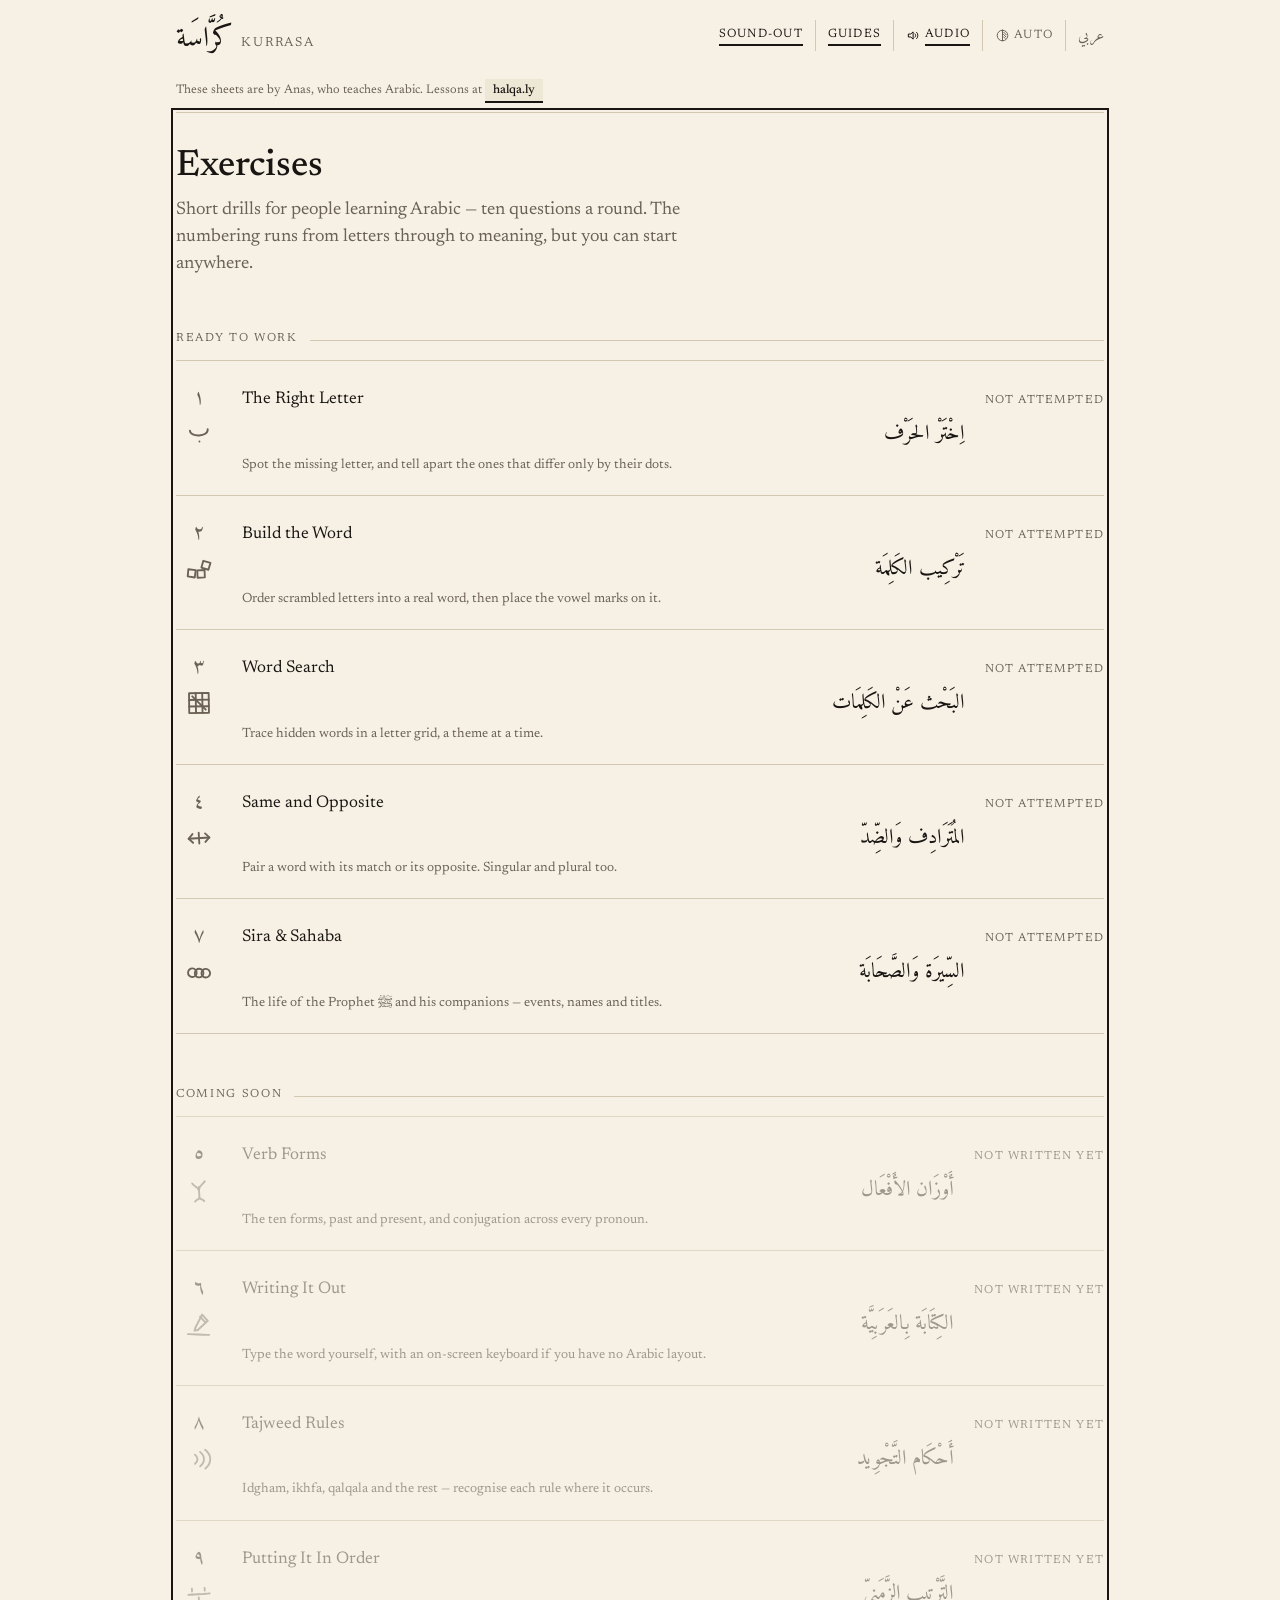
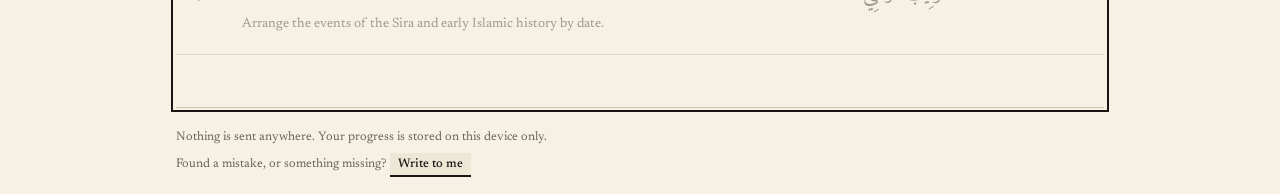
<file: index.html>
<!doctype html>
<html lang="en" dir="ltr">
<head>
<meta charset="utf-8">
<meta name="viewport" content="width=device-width, initial-scale=1, viewport-fit=cover">
<title>Kurrasa — Arabic exercises</title>
<meta name="description" content="Short Arabic drills for learners: letters, word building, verb forms, word search, and the Sira. Ten questions a round.">
<meta name="color-scheme" content="light dark">
<!-- Two tags so the phone's chrome bar matches the page before any script runs.
     app.js narrows this further: these follow the OS, but the site has its own
     light/dark toggle, and a reader who forces light on a dark phone would
     otherwise get a dark bar above a cream page. See applySettings(). -->
<meta name="theme-color" content="#F6F1E4" media="(prefers-color-scheme: light)">
<meta name="theme-color" content="#141210" media="(prefers-color-scheme: dark)">
<link rel="icon" href="./assets/favicon.svg" type="image/svg+xml">

<!-- Fonts are self-hosted; see the @font-face block at the top of styles.css.
     Only the two faces needed for first paint are preloaded — the rest load
     on demand via unicode-range, and Amiri 700 only when an answer is
     marked correct. -->
<link rel="preload" href="./assets/fonts/amiri-400.woff2" as="font" type="font/woff2" crossorigin>
<link rel="preload" href="./assets/fonts/newsreader-400.woff2" as="font" type="font/woff2" crossorigin>
<link rel="stylesheet" href="./styles.css">
  <link rel="canonical" href="https://kurrasa.netlify.app/">
  <meta property="og:type" content="website">
  <meta property="og:site_name" content="Kurrasa">
  <meta property="og:title" content="Kurrasa — Arabic exercises">
  <meta property="og:description" content="Short Arabic drills for learners: letters, word building, verb forms, word search, and the Sira. Ten questions a round.">
  <meta property="og:url" content="https://kurrasa.netlify.app/">
  <meta property="og:locale" content="en_GB">
  <meta property="og:locale:alternate" content="ar_AR">
  <meta property="og:image" content="https://kurrasa.netlify.app/assets/og.png">
  <meta property="og:image:width" content="1195">
  <meta property="og:image:height" content="630">
  <meta property="og:image:alt" content="Kurrasa — Arabic exercises">
  <meta name="twitter:card" content="summary_large_image">
  <meta name="twitter:title" content="Kurrasa — Arabic exercises">
  <meta name="twitter:description" content="Short Arabic drills for learners: letters, word building, verb forms, word search, and the Sira. Ten questions a round.">
  <script type="application/ld+json">{"inLanguage":["en","ar"],"author":{"@type":"Person","url":"https://halqa.ly","name":"Anas"},"alternateName":"كُرَّاسَة","@type":"WebSite","@context":"https://schema.org","description":"Short Arabic drills for learners: letters, word building, verb forms, word search, and the Sira. Ten questions a round.","name":"Kurrasa","url":"https://kurrasa.netlify.app/"}</script>
</head>
<body>

<a class="skip-link" href="#stage">Skip to the exercises</a>

<header class="masthead">
  <a class="brand" href="#/" aria-label="Kurrasa — home">
    <span class="brand-ar" lang="ar" dir="rtl">كُرَّاسَة</span>
    <span class="brand-la">Kurrasa</span>
  </a>

  <div class="controls" role="group" aria-label="Display settings">
    <button type="button" class="ctl" data-toggle="translit" aria-pressed="true">
      <span data-i18n="c_translit">Sound-out</span>
    </button>
    <button type="button" class="ctl" data-toggle="tashkeel" aria-pressed="true">
      <span data-i18n="c_tashkeel">Guides</span>
    </button>
    <button type="button" class="ctl" data-toggle="sound" aria-pressed="true">
      <span class="ctl-icon" data-ctl-icon="audio"></span>
      <span data-i18n="c_sound">Audio</span>
    </button>
    <button type="button" class="ctl" data-toggle="theme">
      <span class="ctl-icon" data-ctl-icon="theme"></span>
      <span data-theme-label>Auto</span>
    </button>
    <button type="button" class="ctl ctl-lang" data-toggle="ui">
      <span data-lang-label lang="ar" dir="rtl">عربي</span>
    </button>
  </div>

  <p class="byline">
    <span data-i18n="byline">These sheets are by Anas, who teaches Arabic. Lessons at</span>
    <a href="https://halqa.ly" target="_blank" rel="noopener">halqa.ly</a>
  </p>
</header>

<main id="stage" tabindex="-1">
<div class="prerender">
  <h1>Exercises <span lang="ar" dir="rtl">التَّمَارِين</span></h1>
  <p>Short drills for people learning Arabic — ten questions a round. The numbering runs from letters through to meaning, but you can start anywhere.</p>
  <p lang="ar" dir="rtl">تَمَارِين قَصِيرَة لِمَنْ يَتَعَلَّم العَرَبِيَّة، عَشَرَة أَسْئِلَة فِي الجَوْلَة. رُتِّبَتْ مِنْ الحَرْف إِلَى المَعْنَى، وَلَك أَنْ تَبْدَأ مِنْ حَيْثُ شِئْت.</p>
  <ol>
    <li>
      <a href="#/x/letters"><b>The Right Letter</b> <span lang="ar" dir="rtl">اِخْتَرْ الحَرْف</span></a>
      <p>Spot the missing letter, and tell apart the ones that differ only by their dots.</p>
      <p lang="ar" dir="rtl">أَكْمِل الحَرْف النَّاقِص، وَمَيِّز بَيْنَ الحُرُوف الَّتِي لَا تَخْتَلِف إِلَّا بِالنَّقْط.</p>
    </li>
    <li>
      <a href="#/x/build"><b>Build the Word</b> <span lang="ar" dir="rtl">تَرْكِيب الكَلِمَة</span></a>
      <p>Order scrambled letters into a real word, then place the vowel marks on it.</p>
      <p lang="ar" dir="rtl">رَتِّب الحُرُوف حَتَّى تَسْتَقِيم الكَلِمَة، ثُمَّ اِضْبِطْهَا بِالشَّكْل.</p>
    </li>
    <li>
      <a href="#/x/search"><b>Word Search</b> <span lang="ar" dir="rtl">البَحْث عَنْ الكَلِمَات</span></a>
      <p>Trace hidden words in a letter grid, a theme at a time.</p>
      <p lang="ar" dir="rtl">تَتَبَّع الكَلِمَات المُخَبَّأَة فِي شَبَكَة الحُرُوف، مَوْضُوعًا بَعْد مَوْضُوع.</p>
    </li>
    <li>
      <a href="#/x/opposites"><b>Same and Opposite</b> <span lang="ar" dir="rtl">المُتَرَادِف وَالضِّدّ</span></a>
      <p>Pair a word with its match or its opposite. Singular and plural too.</p>
      <p lang="ar" dir="rtl">اِقْرِن الكَلِمَة بِمُرَادِفِهَا أَوْ ضِدِّهَا، وَكَذَلِكَ المُفْرَد بِجَمْعِه.</p>
    </li>
    <li>
      <a href="#/x/verbs"><b>Verb Forms</b> <span lang="ar" dir="rtl">أَوْزَان الأَفْعَال</span></a> <em>(coming soon)</em>
      <p>The ten forms, past and present, and conjugation across every pronoun.</p>
      <p lang="ar" dir="rtl">الأَوْزَان العَشَرَة، وَالمَاضِي وَالمُضَارِع، وَتَصْرِيف الفِعْل مَعَ الضَّمَائِر.</p>
    </li>
    <li>
      <a href="#/x/typing"><b>Writing It Out</b> <span lang="ar" dir="rtl">الكِتَابَة بِالعَرَبِيَّة</span></a> <em>(coming soon)</em>
      <p>Type the word yourself, with an on-screen keyboard if you have no Arabic layout.</p>
      <p lang="ar" dir="rtl">اُكْتُب الكَلِمَة بِنَفْسِك، وَلَك لَوْحَة مَفَاتِيح عَلَى الشَّاشَة إِنْ لَمْ تَكُنْ عِنْدَك.</p>
    </li>
    <li>
      <a href="#/x/sira"><b>Sira &amp; Sahaba</b> <span lang="ar" dir="rtl">السِّيرَة وَالصَّحَابَة</span></a>
      <p>The life of the Prophet ﷺ and his companions — events, names and titles.</p>
      <p lang="ar" dir="rtl">سِيرَة النَّبِيّ ﷺ وَأَصْحَابه: الوَقَائِع وَالأَسْمَاء وَالأَلْقَاب.</p>
    </li>
    <li>
      <a href="#/x/tajweed"><b>Tajweed Rules</b> <span lang="ar" dir="rtl">أَحْكَام التَّجْوِيد</span></a> <em>(coming soon)</em>
      <p>Idgham, ikhfa, qalqala and the rest — recognise each rule where it occurs.</p>
      <p lang="ar" dir="rtl">الإِدْغَام وَالإِخْفَاء وَالقَلْقَلَة وَغَيْرُهَا، تَعْرِفهَا فِي مَوَاضِعِهَا.</p>
    </li>
    <li>
      <a href="#/x/timeline"><b>Putting It In Order</b> <span lang="ar" dir="rtl">التَّرْتِيب الزَّمَنِيّ</span></a> <em>(coming soon)</em>
      <p>Arrange the events of the Sira and early Islamic history by date.</p>
      <p lang="ar" dir="rtl">رَتِّب وَقَائِع السِّيرَة وَصَدْر الإِسْلَام بِحَسَب تَارِيخِهَا.</p>
    </li>
  </ol>
</div>
</main>

<footer class="colophon">
  <p data-i18n="colophon">Nothing is sent anywhere. Your progress is stored on this device only.</p>
  <!-- The href is written by app.js, not here: the address is assembled at
       runtime so it is not sitting in the served HTML for address harvesters.
       An <a> with no href is inert and unfocusable, so if the script never
       runs this degrades to plain text rather than a dead link. -->
  <p class="feedback">
    <span data-i18n="feedback_lead">Found a mistake, or something missing?</span>
    <a data-feedback data-i18n="feedback_link">Write to me</a>
  </p>
</footer>

<div id="live" class="sr-only" aria-live="polite" aria-atomic="true"></div>

<script type="module" src="./app.js"></script>
</body>
</html>
</file>
<file: styles.css>
/* =========================================================================
   Kurrasa — the exercise book
   Every value here traces to DIRECTION.md. Before adding anything, check its
   "Banned in this project" list: no radius, no shadow, no green, no emoji,
   no letter-spacing on Arabic.
   ========================================================================= */

/* --- Fonts, self-hosted -------------------------------------------------
   Static instances, not variable files: Newsreader's opsz axis costs ~6x
   (129 KB vs 22 KB for the same latin subset) and nothing here animates it.
   Regenerate with scratchpad/fetch-fonts.ps1 if a face needs changing.
   latin-ext is NOT optional — the transliteration layer needs ā ī ū ḥ ṣ ṭ ḍ ẓ ʿ ʾ.
   ------------------------------------------------------------------------ */

@font-face {
  font-family: 'Amiri';
  font-style: normal;
  font-weight: 400;
  font-display: swap;
  src: url('./assets/fonts/amiri-400.woff2') format('woff2');
  unicode-range: U+0600-06FF, U+0750-077F, U+0870-088E, U+0890-0891, U+0897-08E1, U+08E3-08FF, U+200C-200E, U+2010-2011, U+204F, U+2E41, U+FB50-FDFF, U+FE70-FE74, U+FE76-FEFC, U+102E0-102FB, U+10E60-10E7E, U+10EC2-10EC4, U+10EFC-10EFF, U+1EE00-1EE03, U+1EE05-1EE1F, U+1EE21-1EE22, U+1EE24, U+1EE27, U+1EE29-1EE32, U+1EE34-1EE37, U+1EE39, U+1EE3B, U+1EE42, U+1EE47, U+1EE49, U+1EE4B, U+1EE4D-1EE4F, U+1EE51-1EE52, U+1EE54, U+1EE57, U+1EE59, U+1EE5B, U+1EE5D, U+1EE5F, U+1EE61-1EE62, U+1EE64, U+1EE67-1EE6A, U+1EE6C-1EE72, U+1EE74-1EE77, U+1EE79-1EE7C, U+1EE7E, U+1EE80-1EE89, U+1EE8B-1EE9B, U+1EEA1-1EEA3, U+1EEA5-1EEA9, U+1EEAB-1EEBB, U+1EEF0-1EEF1;
}
@font-face {
  font-family: 'Amiri';
  font-style: normal;
  font-weight: 700;
  font-display: swap;
  src: url('./assets/fonts/amiri-700.woff2') format('woff2');
  unicode-range: U+0600-06FF, U+0750-077F, U+0870-088E, U+0890-0891, U+0897-08E1, U+08E3-08FF, U+200C-200E, U+2010-2011, U+204F, U+2E41, U+FB50-FDFF, U+FE70-FE74, U+FE76-FEFC, U+102E0-102FB, U+10E60-10E7E, U+10EC2-10EC4, U+10EFC-10EFF, U+1EE00-1EE03, U+1EE05-1EE1F, U+1EE21-1EE22, U+1EE24, U+1EE27, U+1EE29-1EE32, U+1EE34-1EE37, U+1EE39, U+1EE3B, U+1EE42, U+1EE47, U+1EE49, U+1EE4B, U+1EE4D-1EE4F, U+1EE51-1EE52, U+1EE54, U+1EE57, U+1EE59, U+1EE5B, U+1EE5D, U+1EE5F, U+1EE61-1EE62, U+1EE64, U+1EE67-1EE6A, U+1EE6C-1EE72, U+1EE74-1EE77, U+1EE79-1EE7C, U+1EE7E, U+1EE80-1EE89, U+1EE8B-1EE9B, U+1EEA1-1EEA3, U+1EEA5-1EEA9, U+1EEAB-1EEBB, U+1EEF0-1EEF1;
}
@font-face {
  font-family: 'Newsreader';
  font-style: normal;
  font-weight: 400;
  font-display: swap;
  src: url('./assets/fonts/newsreader-400.woff2') format('woff2');
  unicode-range: U+0000-00FF, U+0131, U+0152-0153, U+02BB-02BC, U+02C6, U+02DA, U+02DC, U+0304, U+0308, U+0329, U+2000-206F, U+20AC, U+2122, U+2191, U+2193, U+2212, U+2215, U+FEFF, U+FFFD;
}
@font-face {
  font-family: 'Newsreader';
  font-style: normal;
  font-weight: 400;
  font-display: swap;
  src: url('./assets/fonts/newsreader-400-ext.woff2') format('woff2');
  unicode-range: U+0100-02BA, U+02BD-02C5, U+02C7-02CC, U+02CE-02D7, U+02DD-02FF, U+0304, U+0308, U+0329, U+1D00-1DBF, U+1E00-1E9F, U+1EF2-1EFF, U+2020, U+20A0-20AB, U+20AD-20C0, U+2113, U+2C60-2C7F, U+A720-A7FF;
}
@font-face {
  font-family: 'Newsreader';
  font-style: normal;
  font-weight: 500;
  font-display: swap;
  src: url('./assets/fonts/newsreader-500.woff2') format('woff2');
  unicode-range: U+0000-00FF, U+0131, U+0152-0153, U+02BB-02BC, U+02C6, U+02DA, U+02DC, U+0304, U+0308, U+0329, U+2000-206F, U+20AC, U+2122, U+2191, U+2193, U+2212, U+2215, U+FEFF, U+FFFD;
}
@font-face {
  font-family: 'Newsreader';
  font-style: normal;
  font-weight: 500;
  font-display: swap;
  src: url('./assets/fonts/newsreader-500-ext.woff2') format('woff2');
  unicode-range: U+0100-02BA, U+02BD-02C5, U+02C7-02CC, U+02CE-02D7, U+02DD-02FF, U+0304, U+0308, U+0329, U+1D00-1DBF, U+1E00-1E9F, U+1EF2-1EFF, U+2020, U+20A0-20AB, U+20AD-20C0, U+2113, U+2C60-2C7F, U+A720-A7FF;
}
@font-face {
  font-family: 'Newsreader';
  font-style: italic;
  font-weight: 400;
  font-display: swap;
  src: url('./assets/fonts/newsreader-italic.woff2') format('woff2');
  unicode-range: U+0000-00FF, U+0131, U+0152-0153, U+02BB-02BC, U+02C6, U+02DA, U+02DC, U+0304, U+0308, U+0329, U+2000-206F, U+20AC, U+2122, U+2191, U+2193, U+2212, U+2215, U+FEFF, U+FFFD;
}
@font-face {
  font-family: 'Newsreader';
  font-style: italic;
  font-weight: 400;
  font-display: swap;
  src: url('./assets/fonts/newsreader-italic-ext.woff2') format('woff2');
  unicode-range: U+0100-02BA, U+02BD-02C5, U+02C7-02CC, U+02CE-02D7, U+02DD-02FF, U+0304, U+0308, U+0329, U+1D00-1DBF, U+1E00-1E9F, U+1EF2-1EFF, U+2020, U+20A0-20AB, U+20AD-20C0, U+2113, U+2C60-2C7F, U+A720-A7FF;
}
:root {
  --paper:       #F6F1E4;
  --paper-2:     #EDE7D6;
  --ink:         #191512;
  --ink-soft:    #6B6154;
  --rule:        #D3C9B2;
  --rule-strong: #B4A88E;
  /* --edge is the INTERACTIVE boundary: tiles, cells, ghost buttons. It is a
     separate token from --rule-strong because a printed rule can be faint,
     but a control's edge must clear 3:1 against the paper (WCAG 1.4.11). */
  --edge:        #8A7E66;
  --red:         #BE2B1E;
  --red-wash:    #F7E2DE;
  /* The second pen. Marks correct — always alongside a shape cue (doubled
     rule, tick), never as the only signal. See DIRECTION.md. */
  --green:       #2F6640;
  --green-wash:  #E4EEE2;

  /* Spacing scale — sized to encode grouping, not applied uniformly. */
  --s1: 4px;  --s2: 8px;  --s3: 12px;
  --s4: 20px; --s5: 32px; --s6: 52px;

  --measure: 34rem;
  --page: 58rem;

  --font: "Newsreader", "Amiri", Georgia, serif;
  --font-ar: "Amiri", "Scheherazade New", "Noto Naskh Arabic", serif;

  /* Arabic renders optically smaller than Latin at the same nominal size. */
  --script-scale: 1.15;

  /* Direction-aware transform origin for the correction stroke. */
  --start-edge: left;
}

[dir="rtl"] { --start-edge: right; }

@media (prefers-color-scheme: dark) {
  :root:not([data-theme="light"]) {
    --paper: #141210; --paper-2: #1C1916;
    --ink: #EDE5D4;   --ink-soft: #9A9080;
    --rule: #332E26;  --rule-strong: #4A4238;
    --edge: #7A6F5C;
    --red: #E8695C;   --red-wash: #37201C;
    --green: #7FC194; --green-wash: #162C1D;
  }
}
:root[data-theme="dark"] {
  --paper: #141210; --paper-2: #1C1916;
  --ink: #EDE5D4;   --ink-soft: #9A9080;
  --rule: #332E26;  --rule-strong: #4A4238;
  --edge: #7A6F5C;
  --red: #E8695C;   --red-wash: #37201C;
  --green: #7FC194; --green-wash: #162C1D;
}

*, *::before, *::after { box-sizing: border-box; border-radius: 0; }

html { -webkit-text-size-adjust: 100%; }

body {
  margin: 0;
  min-block-size: 100dvh;
  display: flex;
  flex-direction: column;
  background: var(--paper);
  color: var(--ink);
  font-family: var(--font);
  font-size: clamp(16px, .5vw + 14.6px, 18px);
  line-height: 1.5;
  font-variant-numeric: oldstyle-nums;
}

/* Arabic must never receive letter-spacing (it severs the cursive joins) or a
   synthesised italic. Zero specificity via :where() so real rules still win. */
:where([lang="ar"], [dir="rtl"]) * {
  letter-spacing: normal;
  font-style: normal;
}

h1, h2, h3 { margin-block: 0 var(--s2); line-height: 1.22; font-weight: 500; text-wrap: balance; }

button { font: inherit; color: inherit; background: none; border: 0; }
a { color: inherit; }

:focus-visible { outline: 2px solid var(--ink); outline-offset: 3px; }

.sr-only {
  position: absolute; inline-size: 1px; block-size: 1px;
  padding: 0; margin: -1px; overflow: hidden;
  clip-path: inset(50%); white-space: nowrap;
}

.skip-link {
  position: absolute; inset-block-start: -100px; inset-inline-start: var(--s4);
  z-index: 20; background: var(--ink); color: var(--paper);
  padding: var(--s2) var(--s4); text-decoration: none;
}
.skip-link:focus { inset-block-start: 0; }

/* ---------- Arabic specimens -------------------------------------------
   The signature: Arabic sits on a visible ruled line, like exercise paper. */

.ar {
  font-family: var(--font-ar);
  direction: rtl;
  unicode-bidi: isolate;
  font-size: calc(1em * var(--script-scale));
  line-height: 1.95;               /* room for harakat */
}
.ar-lg { font-size: calc(1.7em * var(--script-scale)); }
.ar-xl { font-size: calc(2.4em * var(--script-scale)); }

/* Arabic inside an English sentence — isolated so the punctuation stays put. */
.ar-inline {
  font-family: var(--font-ar);
  font-size: calc(1em * var(--script-scale));
  direction: rtl;
  unicode-bidi: isolate;
}

.baseline {
  display: inline-block;
  border-block-end: 2px solid var(--rule-strong);
  padding-block-end: var(--s1);
}

.tr {
  display: block;
  font-size: .78em; font-style: italic;
  color: var(--ink-soft); line-height: 1.35;
}
.gloss {
  display: block;
  font-size: .82em; color: var(--ink-soft); line-height: 1.35;
}

/* Learners switch these off as they improve; CSS-only so the toggle never
   re-renders and never restarts a round in progress. */
:root[data-translit="off"] .tr { display: none; }
:root[data-gloss="off"] .gloss { display: none; }

/* Exercise numbers belong to the Arabic layer — see DIRECTION.md > Numerals. */
.num {
  font-family: var(--font-ar);
  font-size: 1.15em;
  color: var(--ink-soft);
  font-variant-numeric: normal;
}

/* ---------- Masthead ---------------------------------------------------- */

.masthead {
  inline-size: min(100% - var(--s5), var(--page));
  margin-inline: auto;
  padding-block: var(--s4) var(--s3);
  display: flex; align-items: flex-end; gap: var(--s4); flex-wrap: wrap;
  border-block-end: 1px solid var(--rule);
}

.brand {
  text-decoration: none;
  margin-inline-end: auto;
  display: flex; align-items: baseline; gap: var(--s2);
}
.brand-ar { font-family: var(--font-ar); font-size: 1.75rem; line-height: 1; }
.brand-la { font-size: .82rem; color: var(--ink-soft); letter-spacing: .14em; text-transform: uppercase; }

.controls { display: flex; gap: 0; flex-wrap: wrap; margin-block-end: 2px; }

/* The author's line, sitting on its own row under the controls. flex-basis
   100% is what breaks it onto that row — the masthead already wraps. */
.byline {
  flex-basis: 100%;
  margin: 0;
  padding-block-start: var(--s2);
  font-size: .78rem;
  line-height: 1.5;
  color: var(--ink-soft);
}
/* The one outbound link on the site, so it has to look like one. Red and green
   are spoken for, so the emphasis is made with ink weight and a solid rule
   rather than a new hue — full ink on paper is ~13:1 either theme. */
.byline a {
  color: var(--ink);
  font-weight: 500;
  text-decoration: none;
  background: var(--paper-2);
  /* 5px, not 2px: at this size that is what clears the 24px minimum tap
     target. Matches .feedback a at the other end of the page. */
  padding: 5px var(--s2);
  border-block-end: 2px solid var(--ink);
  white-space: nowrap;
}
.byline a:hover,
.byline a:focus-visible { background: var(--ink); color: var(--paper); }

.ctl {
  padding: var(--s1) var(--s3);
  font-size: .76rem;
  color: var(--ink-soft);
  cursor: pointer;
  border-inline-end: 1px solid var(--rule);
  text-transform: uppercase; letter-spacing: .1em;
  transition: color .12s;
}
.ctl:last-child { border-inline-end: 0; padding-inline-end: 0; }
.ctl:first-child { padding-inline-start: 0; }
.ctl:hover { color: var(--ink); }
.ctl[aria-pressed="true"] { color: var(--ink); }
/* :not(.ctl-icon) — otherwise the pressed-state underline is drawn under the
   SVG wrapper too, which looks like a stray rule beside the icon. */
.ctl[aria-pressed="true"] span:not(.ctl-icon) {
  border-block-end: 2px solid var(--ink); padding-block-end: 1px;
}
.ctl-lang { font-family: var(--font-ar); text-transform: none; letter-spacing: normal; font-size: .95rem; }

/* Icon + label sit on one baseline. The underline that marks a pressed control
   belongs to the label only, so it is applied to the label span, not here. */
.ctl { display: inline-flex; align-items: center; gap: var(--s1); }
.ctl-icon { display: inline-flex; }
.ctl-mark { display: block; color: currentColor; }

/* ---------- Page frame -------------------------------------------------- */

#stage {
  flex: 1;
  inline-size: min(100% - var(--s5), var(--page));
  margin-inline: auto;
  padding-block: var(--s5) var(--s6);
}

/* New content is laid down on the page rather than snapped into place.
   Deliberately on #stage's direct CHILDREN and not on #stage itself: every
   route calls replaceChildren(), which makes fresh nodes, and a CSS animation
   runs on its own whenever an element is inserted. So there is no class to
   toggle and no render path that can forget to. Engines repaint their own
   inner elements, which are not #stage's children, so a repaint mid-round does
   not re-trigger this — only a route change does.

   `from` is opacity .55, not 0. If this ever stalls on its first frame — a
   backgrounded tab, or a preview pane that does not composite — the page is
   still readable. Starting from 0 would blank the whole screen, which is the
   banned invisible-resting-state trap applied to an entire route.

   The 5px lift is safe for the Match engine even though drawLines() measures
   positions: it measures the wrapper and the tiles and subtracts one from the
   other, so a transform that moves both leaves the relative geometry alone. */
#stage > * { animation: page-settle 200ms ease-out; }
@keyframes page-settle {
  from { opacity: .55; transform: translateY(5px); }
}

.colophon {
  inline-size: min(100% - var(--s5), var(--page));
  margin-inline: auto;
  padding-block: var(--s4);
  border-block-start: 1px solid var(--rule);
  color: var(--ink-soft); font-size: .78rem;
}
.colophon p { margin: 0; }

/* The feedback line sits under the colophon at the same weight — an annotation
   in the margin of the page, not a call to action. Same treatment as the
   masthead byline link, so the two ends of the page match. */
.colophon .feedback { margin-block-start: var(--s2); }
.feedback a {
  color: var(--ink);
  font-weight: 500;
  text-decoration: none;
  background: var(--paper-2);
  /* 5px rather than the byline's 2px: at this font size that is what takes the
     tap target past the 24px WCAG minimum. The extra 3px is invisible next to
     the masthead link but the difference matters on a phone. */
  padding: 5px var(--s2);
  border-block-end: 2px solid var(--ink);
  white-space: nowrap;
}
/* An <a> with no href — the script has not run — must not look clickable. */
.feedback a:not([href]) { background: none; border-block-end: 0; padding: 0; color: inherit; }
.feedback a:hover,
.feedback a:focus-visible { background: var(--ink); color: var(--paper); }

.page-head { margin-block-end: var(--s5); max-inline-size: var(--measure); }
.page-head h1 { font-size: clamp(1.6rem, 3.4vw, 2.3rem); }
.page-head p { color: var(--ink-soft); margin-block: var(--s2) 0; }

.section-rule {
  display: flex; align-items: baseline; gap: var(--s3);
  margin-block: var(--s6) var(--s3);
  font-size: .74rem; text-transform: uppercase; letter-spacing: .14em;
  color: var(--ink-soft);
}
.section-rule::after {
  content: ""; flex: 1; block-size: 1px; background: var(--rule);
}

/* ---------- Hub: a workbook contents page, not a card grid --------------- */

.index-list { border-block-start: 1px solid var(--rule); }

.index-row {
  display: grid;
  grid-template-columns: 2.9rem minmax(0, 1fr) auto;
  gap: 0 var(--s4);
  align-items: baseline;
  padding-block: var(--s4);
  border-block-end: 1px solid var(--rule);
  text-decoration: none;
  transition: border-color .12s;
}
a.index-row:hover { border-block-end-color: var(--ink); }
a.index-row:hover .row-en { border-block-end: 1px solid var(--ink); }

.index-row.is-soon { color: var(--ink-soft); cursor: default; }

/* Coming soon: recessed, but still legible. Showing what is planned is part of
   what a contents page is for, so these are dimmed rather than hidden. */
.index-list.is-soon-list { opacity: .62; }
.index-list.is-soon-list .row-en { font-weight: 400; }

/* ---------- Margin marks ------------------------------------------------
   Pen marks, not iconography: open strokes inheriting the ink colour. The
   small per-row rotation is what keeps them feeling stamped by hand rather
   than placed on a grid. */

/* Drawn in ink, not in rule colour — a mark the hand made has to read as
   deliberate, and --rule-strong is too close to the paper to carry detail. */
.mark-ink { display: block; color: var(--ink-soft); transition: color .12s; }
a.index-row:hover .mark-ink { color: var(--ink); }
.index-row.is-soon .mark-ink { opacity: .6; }

.gutter {
  display: flex; flex-direction: column; align-items: center;
  gap: var(--s2);
}

.index-row:nth-child(3n+1) .mark-ink { transform: rotate(-3.5deg); }
.index-row:nth-child(3n+2) .mark-ink { transform: rotate(2.5deg); }
.index-row:nth-child(3n)   .mark-ink { transform: rotate(-1deg); }

.intro-mark { display: flex; align-items: center; gap: var(--s4); }
.intro-mark .mark-ink { color: var(--rule-strong); transform: rotate(-2.5deg); }

.row-body { min-inline-size: 0; }
.row-en { font-size: 1.06rem; }
.row-ar {
  font-family: var(--font-ar); direction: rtl; unicode-bidi: isolate;
  font-size: 1.3rem; line-height: 1.8; display: block;
}
.row-note { display: block; font-size: .84rem; color: var(--ink-soft); margin-block-start: var(--s1); }

.row-meta {
  text-align: end; font-size: .74rem; color: var(--ink-soft);
  text-transform: uppercase; letter-spacing: .1em; white-space: nowrap;
}
.row-meta b { display: block; font-size: 1rem; font-weight: 500; color: var(--ink);
              text-transform: none; letter-spacing: normal; }

/* ---------- Buttons ----------------------------------------------------- */

.btn {
  display: inline-block;
  padding: var(--s2) var(--s4);
  border: 1px solid var(--ink);
  cursor: pointer; text-decoration: none;
  font-size: .92rem;
  transition: background .12s, color .12s;
}
.btn:hover { background: var(--ink); color: var(--paper); }
.btn-ghost { border-color: var(--edge); color: var(--ink-soft); }
.btn-ghost:hover { background: none; border-color: var(--ink); color: var(--ink); }
.btn-row { display: flex; gap: var(--s3); flex-wrap: wrap; margin-block-start: var(--s5); }

.back {
  display: inline-block; margin-block-end: var(--s4);
  font-size: .8rem; color: var(--ink-soft); text-decoration: none;
  text-transform: uppercase; letter-spacing: .1em;
}
.back:hover { color: var(--ink); }

/* Repeated at the foot of an exercise: on a phone the top link has scrolled
   away by the time you want it. Ruled off so it reads as the end of the page,
   not as another answer. */
.back-bottom {
  display: block;
  margin-block: var(--s6) 0;
  padding-block-start: var(--s4);
  border-block-start: 1px solid var(--rule);
}

/* ---------- Exercise intro ---------------------------------------------- */

.intro { max-inline-size: var(--measure); }
.intro .intro-num { font-family: var(--font-ar); font-size: 2rem; color: var(--ink-soft); }
.intro h1 { font-size: clamp(1.5rem, 3vw, 2rem); margin-block-start: var(--s2); }
.intro .intro-ar {
  font-family: var(--font-ar); direction: rtl; unicode-bidi: isolate;
  font-size: 1.9rem; line-height: 1.9; color: var(--ink-soft);
}
.intro p { color: var(--ink-soft); }

.howto {
  margin-block: var(--s4);
  padding-inline-start: var(--s4);
  border-inline-start: 2px solid var(--rule-strong);
  font-size: .89rem; color: var(--ink-soft);
}

.levels { margin-block: var(--s5) 0; border-block-start: 1px solid var(--rule); }
.level {
  inline-size: 100%;
  display: flex; align-items: baseline; gap: var(--s3);
  padding-block: var(--s3);
  border-block-end: 1px solid var(--rule);
  cursor: pointer; text-align: start;
  transition: border-color .12s;
}
.level:hover { border-block-end-color: var(--ink); }
.level .lvl-ar { font-family: var(--font-ar); font-size: 1.2rem; }
.level .lvl-en { color: var(--ink-soft); font-size: .88rem; }
.level .lvl-score { margin-inline-start: auto; font-size: .82rem; color: var(--ink-soft); }

/* ---------- Quiz -------------------------------------------------------- */

.sheet { max-inline-size: var(--measure); }

.sheet-head {
  display: flex; align-items: baseline; gap: var(--s4);
  font-size: .76rem; text-transform: uppercase; letter-spacing: .12em;
  color: var(--ink-soft);
  padding-block-end: var(--s2);
}
.sheet-head .tally { margin-inline-start: auto; letter-spacing: normal; text-transform: none;
                     font-size: .95rem; color: var(--ink); }

.gauge { block-size: 2px; background: var(--rule); margin-block-end: var(--s5); }
.gauge > i { display: block; block-size: 100%; inline-size: 0%; background: var(--ink);
             transition: inline-size .25s ease; }

.prompt { font-size: clamp(1.15rem, 2.3vw, 1.4rem); font-weight: 400; margin-block-end: var(--s5); }

.choices { border-block-start: 1px solid var(--rule); }

.choice {
  position: relative;
  inline-size: 100%;
  display: grid;
  grid-template-columns: 1.6rem minmax(0, 1fr);
  gap: var(--s3);
  align-items: baseline;
  padding-block: var(--s3);
  border-block-end: 1px solid var(--rule);
  cursor: pointer; text-align: start;
  transition: border-color .12s;
}
.choice:hover:not(:disabled) { border-block-end-color: var(--ink); }
.choice:disabled { cursor: default; }
.choice .mark { font-size: .8rem; color: var(--ink-soft); }

/* Correct = the teacher's double underline and heavier ink, now in the green
   pen. The doubled rule and the tick carry the meaning on their own, so the
   colour is a second, redundant cue rather than the only one — which is what
   keeps this readable without colour vision. */
/* The doubled rule is a plain, static border — no animated overlay. An earlier
   version drew a second rule in over the top with a scaleX(0) base state,
   which stacked two rules AND meant the cue was invisible if the animation
   never ran. Correctness must never depend on a frame being painted. */
.choice.is-right { border-block-end: 4px double var(--green); }
.choice.is-right .ar { font-weight: 700; animation: ink-settle 300ms ease-out; }
.choice.is-right .mark { color: var(--green); }
/* The tick is drawn, not faded in: a horizontal wipe, so the short down-stroke
   appears first and the long up-stroke sweeps out after it — the order a hand
   actually draws a tick. Left-to-right is correct in both directions here,
   because a tick is a pen gesture and not a letter; it does not mirror in an
   Arabic exercise book, so no logical-direction handling is wanted.
   The resting clip is inset only on the start edge and negative elsewhere, so
   the glyph is never cropped vertically at rest. */
.choice.is-right .mark::after {
  content: "✓";
  clip-path: inset(-30% -30% -30% 0);
  animation: tick-draw 260ms ease-out;
}

/* Wrong = the correction pen. */
.choice.is-wrong { background: var(--red-wash); color: var(--red); }
.choice.is-wrong .mark, .choice.is-wrong .tr, .choice.is-wrong .gloss { color: var(--red); }
.choice.is-wrong::after {
  content: "";
  position: absolute;
  inset-inline: var(--s2); inset-block-start: 50%;
  block-size: 1.5px; background: var(--red);
  transform: scaleX(0); transform-origin: var(--start-edge);
  animation: strike 180ms ease-out forwards;
}
@keyframes strike { to { transform: scaleX(1); } }

/* The celebration, such as it is: the tick is drawn on and the ink darkens, as
   though just written. Nothing scales, bounces, or throws confetti — the
   direction's rule is that almost nothing moves.

   Both animate FROM a hidden state TO the element's normal one, with no fill
   mode. That ordering matters: the resting state is the visible one, so if the
   animation never runs — reduced motion, a backgrounded tab, an old engine —
   the mark is simply there. A cue that only exists mid-animation is a cue that
   can vanish. */
@keyframes tick-draw {
  from { clip-path: inset(-30% 100% -30% 0); opacity: .55; }
}
@keyframes ink-settle {
  from { opacity: .5; }
}

.margin-note {
  margin-block-start: var(--s4);
  padding-inline-start: var(--s4);
  border-inline-start: 2px solid var(--rule-strong);
  font-size: .89rem; color: var(--ink-soft);
}
.margin-note b { display: block; color: var(--ink); font-weight: 500; font-size: .76rem;
                 text-transform: uppercase; letter-spacing: .12em; margin-block-end: var(--s1); }

/* Each outcome gets BOTH a colour and a mark. The symbol is what survives if
   the colour cannot be seen, so it is the part carrying the meaning; the
   colour makes it readable at a glance. */
.margin-note.is-right   { border-inline-start-color: var(--green); }
.margin-note.is-right b { color: var(--green); }
.margin-note.is-right b::before { content: "✓\00a0"; }

.margin-note.is-wrong   { border-inline-start-color: var(--red); }
.margin-note.is-wrong b { color: var(--red); }
.margin-note.is-wrong b::before { content: "✗\00a0"; }

.margin-note.is-queried   { border-inline-start-color: var(--edge); }
.margin-note.is-queried b { color: var(--ink); }
.margin-note.is-queried b::before { content: "≈\00a0"; }

/* A bonus word is credit, not a correction — and the turn is still open, so
   this sits above a live board. Marked with a star and the neutral rule:
   neither the green of a solved item nor the red of a mistake. */
.margin-note.is-bonus   { border-inline-start-color: var(--edge); background: var(--paper-2); }
.margin-note.is-bonus b { color: var(--ink); }
.margin-note.is-bonus b::before { content: "★\00a0"; }
.margin-note.is-bonus .c-label { display: block; margin-block-start: var(--s2); }

/* ---------- Word search -------------------------------------------------
   Borrowed from the letter-form table: a hairline grid of cells. */

.ws-wrap { display: grid; gap: var(--s5); align-items: start; }
@media (min-width: 46rem) { .ws-wrap { grid-template-columns: minmax(0,1fr) 13rem; } }

.ws-grid {
  display: grid;
  border-block-start: 1px solid var(--rule);
  border-inline-start: 1px solid var(--rule);
  touch-action: none;
  user-select: none;
  -webkit-user-select: none;
  direction: rtl;              /* words read right-to-left across the grid */
}

.ws-cell {
  aspect-ratio: 1;
  display: grid; place-items: center;
  border-block-end: 1px solid var(--rule);
  border-inline-end: 1px solid var(--rule);
  font-family: var(--font-ar);
  font-size: clamp(.95rem, 3.6vw, 1.4rem);
  line-height: 1;
  color: var(--ink-soft);
  cursor: pointer;
  transition: background .1s, color .1s;
}
.ws-cell.is-picking { background: var(--paper-2); color: var(--ink); }
.ws-cell.is-found   {
  background: var(--green-wash); color: var(--green); font-weight: 700;
  animation: ink-settle 300ms ease-out;
}

.ws-list { border-block-start: 1px solid var(--rule); }
.ws-word {
  display: flex; align-items: baseline; gap: var(--s2);
  padding-block: var(--s2);
  border-block-end: 1px solid var(--rule);
}
.ws-word .w-ar { font-family: var(--font-ar); font-size: 1.25rem; direction: rtl; unicode-bidi: isolate; }
.ws-word .w-en { margin-inline-start: auto; font-size: .8rem; color: var(--ink-soft); }
.ws-word.is-done { color: var(--green); }
.ws-word.is-done .w-ar { text-decoration: line-through; text-decoration-color: var(--green); }

/* ---------- Assemble ----------------------------------------------------
   The writing line is the direction's signature made literal: letters are
   set down onto a ruled line, exactly as in the book. Slots are transparent
   boxes ON that rule, not cards floating above it.

   NB: no letter-spacing anywhere here. The joiners in shapeAt() draw the
   connecting strokes, and any tracking would prise them apart. */

.as-hint {
  font-size: .9rem; color: var(--ink-soft);
  min-block-size: 1.4em; margin-block-end: var(--s4);
}

/* "Build the Word" gives the meaning and nothing else — if it is missed, the
   exercise is unplayable. So it is set as a caption over a large word, not as
   another line of muted hint text. */
.as-hint.is-clue { min-block-size: auto; margin-block-end: var(--s5); }
.clue-label {
  display: block;
  font-size: .7rem; text-transform: uppercase; letter-spacing: .14em;
  color: var(--ink-soft); margin-block-end: var(--s1);
}
.clue-word {
  display: block;
  /* The floor matters more than the ceiling here: on a narrow viewport the vw
     term is what binds, so a low minimum leaves the clue small exactly where
     it is hardest to notice. */
  font-size: clamp(2.6rem, 10vw, 3.6rem);
  font-weight: 400; line-height: 1.1; color: var(--ink);
  border-block-end: 1px solid var(--rule);
  padding-block-end: var(--s3);
  text-wrap: balance;
}

.as-line {
  /* The element carries dir="rtl", so plain `row` already runs right-to-left
     and slot 0 lands on the right. Adding row-reverse here flips it back and
     prints the word mirrored — do not "fix" RTL with row-reverse. */
  display: flex; flex-direction: row; justify-content: center;
  align-items: flex-end; flex-wrap: wrap;
  gap: 0;                             /* joins must touch */
  letter-spacing: normal;
  border-block-end: 2px solid var(--ink);
  padding-block: var(--s5) var(--s2);
  margin-block-end: var(--s6);
  min-block-size: 5.5rem;
}

.as-slot {
  font-family: var(--font-ar);
  font-size: clamp(2rem, 9vw, 3.2rem);
  line-height: 1.5;
  letter-spacing: normal;
  color: var(--ink);
  padding: 0;
  min-inline-size: 1.2rem;
  cursor: pointer;
  transition: color .12s;
}
.as-slot:disabled { cursor: default; }
.as-slot.is-fixed { color: var(--ink-soft); }

/* An empty slot is a gap in the line, drawn the way a book prints one. */
.as-slot.is-empty {
  min-inline-size: 2.2rem;
  /* --edge, not --rule-strong: the gap is the thing you have to act on, so it
     is a control boundary and must clear 3:1. The faint printed rule is fine
     for decoration but disappears against dark paper. */
  border-block-end: 2px solid var(--edge);
  margin-inline: 2px;
  margin-block-end: 6px;
}
.as-slot.is-markable:hover { color: var(--ink); }
.as-slot.is-sel { background: var(--paper-2); }
/* The pen runs along the finished word: each letter's ink darkens a beat after
   the one before it. DOM order is logical order, so this sweeps right to left
   in Arabic on its own — no physical-direction trickery, which is the trap
   `.as-line` fell into once already.

   `backwards` is needed so a delayed letter holds its starting ink during the
   wait instead of flashing dark, light, dark. That is not the banned pattern:
   what `ink-settle` animates is opacity .55 → 1, while the cue itself is the
   green and the weight-700, which are plain static properties. The mark is
   fully legible on every frame, delay included. */
.as-slot.is-right {
  font-weight: 700; color: var(--green);
  animation: ink-settle 260ms ease-out backwards;
}
.as-slot.is-right:nth-child(2)   { animation-delay:  45ms; }
.as-slot.is-right:nth-child(3)   { animation-delay:  90ms; }
.as-slot.is-right:nth-child(4)   { animation-delay: 135ms; }
.as-slot.is-right:nth-child(5)   { animation-delay: 180ms; }
.as-slot.is-right:nth-child(6)   { animation-delay: 225ms; }
.as-slot.is-right:nth-child(n+7) { animation-delay: 270ms; }
.as-slot.is-wrong { color: var(--red); }

/* Placed but NOT yet submitted. This state did not exist before the confirm
   step, and it has to be unmistakable — it is the thing you are about to
   commit to. Tinted ground plus a solid ink rule under the letter. */
.as-slot.is-pending {
  background: var(--paper-2);
  border-block-end: 2px solid var(--ink);
  margin-inline: 2px;
  margin-block-end: 6px;
}

/* A third mark, sitting between the double rule and the correction pen: the
   proofreader's wavy query. The letter spells a real Arabic word — just not
   the one asked for — so it gets neither the tick nor the red pen. */
.as-slot.is-queried {
  color: var(--ink);
  text-decoration: underline wavy;
  text-decoration-color: var(--edge);
  text-decoration-thickness: 1.5px;
  text-underline-offset: .16em;
}

.as-undo-hint { align-self: center; font-size: .8rem; color: var(--ink-soft); }

.as-bank {
  display: flex; flex-wrap: wrap; justify-content: center;
  gap: var(--s3);
  letter-spacing: normal;
}

/* Bank tiles show the ISOLATED letter. Mapping that to the joined shape on
   the line is the exercise, not an oversight — same principle as the word
   search grid. */
.as-tile, .as-mark {
  font-family: var(--font-ar);
  font-size: 1.9rem; line-height: 1;
  letter-spacing: normal;
  min-inline-size: 3rem;
  padding: var(--s3) var(--s2);
  border: 1px solid var(--edge);
  background: transparent; color: var(--ink);
  cursor: pointer;
  transition: border-color .12s, background .12s;
}
.as-tile:hover:not(:disabled), .as-mark:hover:not(:disabled) { border-color: var(--ink); }
/* A spent tile must still be READABLE — you need to see which letter you
   already used. .22 made it effectively invisible on dark paper. */
.as-tile.is-used {
  opacity: 1; cursor: default;
  color: var(--ink-soft); border-style: dashed; border-color: var(--rule);
}
.as-mark.is-on { background: var(--ink); color: var(--paper); border-color: var(--ink); }
.as-mark:disabled, .as-tile:disabled { cursor: default; }

@media (prefers-reduced-motion: reduce) {
  .as-slot, .as-tile, .as-mark { transition: none; }
}

/* ---------- Match: two columns and a drawn line -------------------------
   The printed-workbook version of this exercise is "draw a line between the
   columns", so the joins are real lines, measured from the tiles and drawn
   into an SVG laid over them. */

.mt-wrap {
  position: relative;
  display: grid;
  grid-template-columns: 1fr 1fr;
  gap: var(--s4) clamp(var(--s5), 12vw, 6rem);
  align-items: start;
}

.mt-lines {
  position: absolute;
  inset: 0;
  pointer-events: none;      /* the tiles underneath must stay clickable */
  overflow: visible;
  z-index: 1;
}
.mt-line {
  fill: none;
  stroke: var(--green);
  stroke-width: 1.6;
  stroke-linecap: round;
  /* With pathLength="1" on the path, a dash of 1 covers the whole line — so
     this reads as solid at rest and gives stroke-dashoffset something to
     animate against. Offset 0 is the resting, fully-drawn state. */
  stroke-dasharray: 1;
  stroke-dashoffset: 0;
}
/* Joined, but only after a wrong try — drawn in pencil rather than the pen.
   No pathLength on these, so the dashes stay in real units and keep the same
   pencil texture whatever the line's length. */
.mt-line.is-recovered { stroke: var(--edge); stroke-dasharray: 3 4; }

/* A join is drawn, not switched on — it is the exercise's own gesture, the one
   the printed workbook asks you to make. Only a line joined this moment carries
   `is-new`; a rebuild after a resize gets no class and so does not redraw the
   board under the learner. */
.mt-line.is-new { animation: line-draw 340ms ease-out; }
@keyframes line-draw { from { stroke-dashoffset: 1; } }

/* The pencil line cannot be drawn with dashoffset without losing its dashes,
   so it arrives on the same beat by fading instead. */
.mt-line.is-recovered.is-new { animation: line-fade 340ms ease-out; }
@keyframes line-fade { from { opacity: 0; } }

.mt-col { display: grid; gap: var(--s3); }

.mt-item {
  position: relative; z-index: 2;
  padding: var(--s2) var(--s3);
  border: 1px solid var(--edge);
  background: var(--paper);
  color: var(--ink);
  cursor: pointer;
  text-align: start;
  transition: border-color .12s, background .12s;
}
.mt-item:hover:not(:disabled) { border-color: var(--ink); }
.mt-item:disabled { cursor: default; }

.mt-item .ar { font-size: calc(1.25em * var(--script-scale)); line-height: 1.7; }
.mt-body { display: block; }

.mt-item.is-sel {
  background: var(--paper-2);
  border-color: var(--ink);
  border-inline-start-width: 3px;
}
.mt-item.is-done {
  border-color: var(--green);
  color: var(--green);
  animation: ink-settle 300ms ease-out;
}
.mt-item.is-wrong {
  border-color: var(--red);
  background: var(--red-wash);
  color: var(--red);
}

@media (max-width: 30rem) {
  .mt-wrap { gap: var(--s3) var(--s4); }
  .mt-item { padding: var(--s2); }
  .mt-item .ar { font-size: calc(1.1em * var(--script-scale)); }
}

/* ---------- Results ----------------------------------------------------- */

.report { max-inline-size: var(--measure); }
.report-score {
  font-family: var(--font-ar);
  font-size: clamp(3.4rem, 11vw, 5rem);
  line-height: 1; font-variant-numeric: normal;
  border-block-end: 3px double var(--ink);
  display: inline-block; padding-block-end: var(--s2);
}
.report-sub { color: var(--ink-soft); margin-block: var(--s3) var(--s5); }

.tallies { display: flex; gap: var(--s6); flex-wrap: wrap;
           padding-block: var(--s4); border-block: 1px solid var(--rule); }
.tallies div b { display: block; font-size: 1.5rem; font-weight: 400; }
.tallies div span { font-size: .72rem; color: var(--ink-soft);
                    text-transform: uppercase; letter-spacing: .12em; }

.best-note { color: var(--ink-soft); font-size: .84rem; margin-block-end: var(--s3); }
.best-note.is-new { color: var(--ink); border-block-end: 2px solid var(--ink);
                    display: inline-block; padding-block-end: 2px; }

.corrections { margin-block-start: var(--s6); }
.correction {
  padding-block: var(--s3);
  border-block-end: 1px solid var(--rule);
  font-size: .92rem;
}
.correction .c-q { margin-block-end: var(--s1); }
.correction .c-right { color: var(--ink); }
.correction .c-yours { color: var(--red); }
/* Words made along the way are a note, not a correction — never red. */
.correction.is-queried { border-inline-start-color: var(--rule-strong); }
.correction .c-made { color: var(--ink); margin-block-end: var(--s1); }
.correction .c-label { font-size: .72rem; text-transform: uppercase; letter-spacing: .12em;
                       color: var(--ink-soft); margin-inline-end: var(--s2); }

/* ---------- Utility ----------------------------------------------------- */

/* ---------- Paper scraps: the end-of-round celebration -------------------
   Torn bits of THIS book, tossed once when a round beats its own best: the
   page tones, the printed rules, and the two pens. Not party colours. Zero
   radius is not a compromise here either — a torn scrap of paper is angular,
   which is the one place the no-radius rule and the subject agree for free.

   Fired on the report, never mid-round. Ten questions a round means a decent
   learner is right eight times, and a two-second burst eight times in four
   minutes stops being a reward and becomes something you sit through. A quiz
   poll gets away with it because it fires once; this fires once too.

   These are the one thing in the project allowed `forwards` and an invisible
   end state. The banned-animation rule exists to protect CUES — a mark whose
   meaning would vanish if a frame went unpainted. A scrap means nothing, so
   nothing is lost if it never runs, and `forwards` is what stops it snapping
   back to the middle of the screen for a frame before it is removed. */
.scraps {
  position: fixed;
  inset: 0;
  z-index: 15;               /* over the page, under the skip-link at 20 */
  pointer-events: none;
  overflow: hidden;
}
.scrap {
  position: absolute;
  inline-size: var(--w);
  block-size: var(--h);
  background: var(--c);
  opacity: 0;
  animation: scrap-toss var(--dur) cubic-bezier(.25, .5, .4, 1) var(--delay) forwards;
}
/* Tossed up, then let go — the arc of paper thrown rather than dropped. */
@keyframes scrap-toss {
  0%   { opacity: 0; transform: translate(0, 0) rotate(0deg); }
  8%   { opacity: 1; }
  38%  { transform: translate(calc(var(--dx) * .4), var(--rise))
                    rotate(calc(var(--spin) * .4)); }
  78%  { opacity: 1; }
  100% { opacity: 0; transform: translate(var(--dx), var(--fall)) rotate(var(--spin)); }
}

/* The catalogue pre-rendered into the stage by publish.ps1 for crawlers, and
   replaced by renderHub() the moment app.js boots. It is never seen for long,
   but it must not be HIDDEN — text present only for search engines is cloaking.
   So it is styled to read as an ordinary contents list on the slow connection
   where it is briefly the whole page. */
.prerender { max-inline-size: var(--measure); }
.prerender h1 { font-size: clamp(1.6rem, 3.4vw, 2.3rem); margin-block-end: var(--s3); }
.prerender ol { margin: var(--s5) 0 0; padding: 0; list-style: none; }
.prerender li {
  padding-block: var(--s3);
  border-block-start: 1px solid var(--rule);
}
.prerender a { color: var(--ink); text-decoration: none; }
.prerender a:hover { text-decoration: underline; }
.prerender b { font-weight: 600; }
.prerender p { margin: var(--s1) 0 0; color: var(--ink-soft); font-size: .9rem; }
.prerender em { color: var(--ink-soft); font-size: .82rem; }

.loading, .failure { padding-block: var(--s6); color: var(--ink-soft); }
.failure { color: var(--red); }

@media (prefers-reduced-motion: reduce) {
  *, *::before, *::after {
    animation-duration: .001ms !important;
    transition-duration: .001ms !important;
    /* Delays must go too, or the staggered word-settle would hold its first
       frame for a quarter of a second with motion turned off — the one case
       where `backwards` fill could be felt as a pause rather than a sweep. */
    animation-delay: 0s !important;
  }
  /* The red strike is the one mark whose resting state IS scaleX(0), because
     it has no meaning until it is drawn. Pin it open so the correction is
     still visible with motion off. The green marks need no equivalent — their
     resting state is already the visible one. */
  .choice.is-wrong::after { transform: scaleX(1); }
}
</file>
